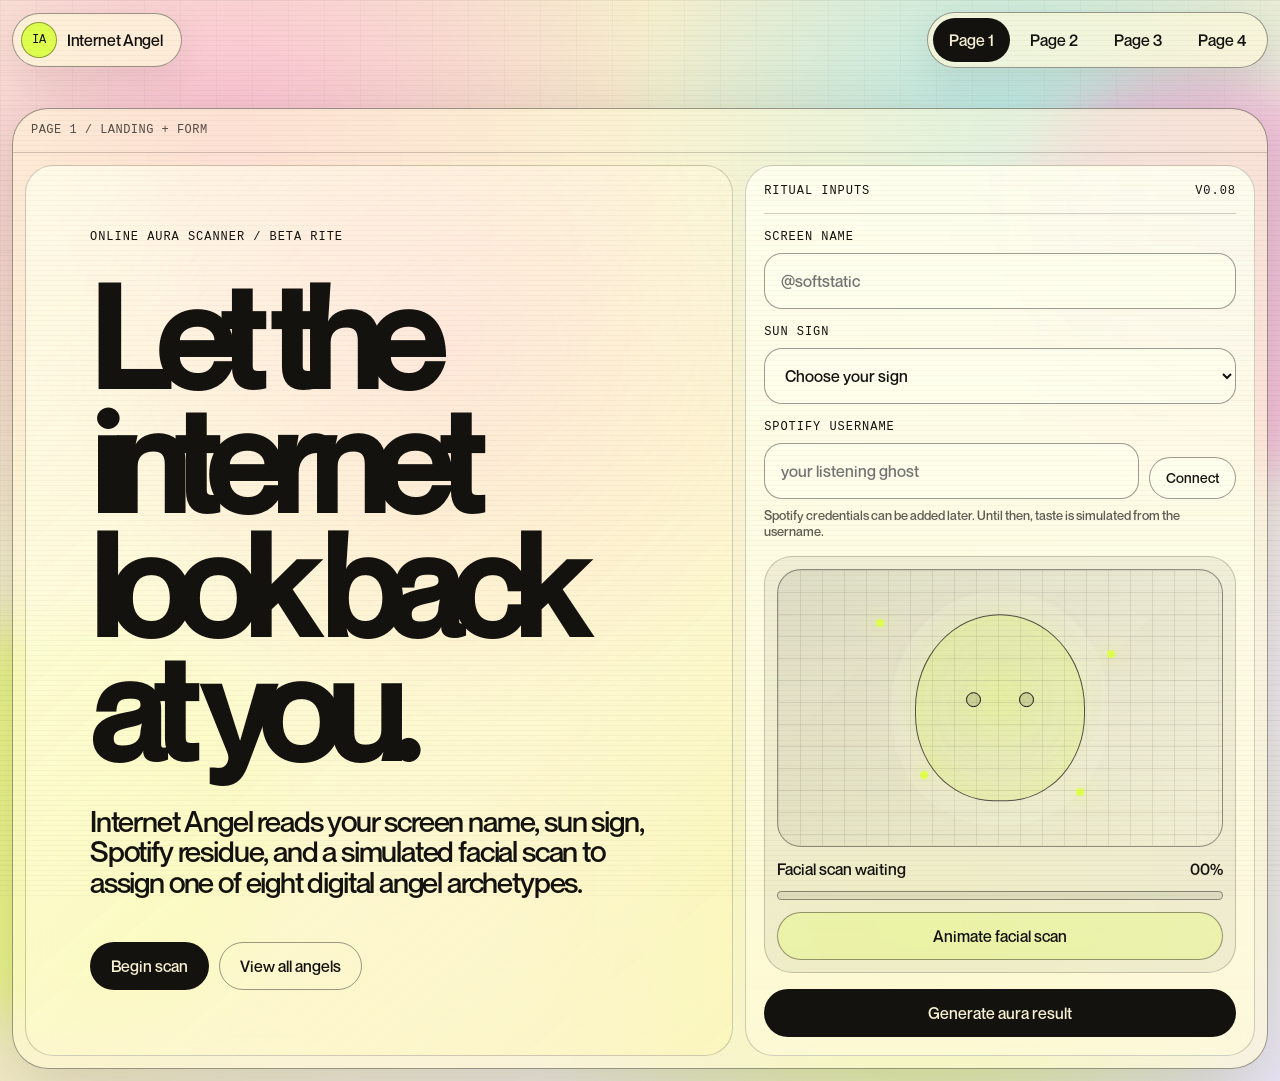
<file: index.html>
<!DOCTYPE html>
<html lang="en">
<head>
  <meta charset="UTF-8" />
  <meta name="viewport" content="width=device-width, initial-scale=1.0" />
  <title>Internet Angel</title>

  <link rel="icon" type="image/png" sizes="32x32" href="./favicon-32x32.png" />
  <link rel="icon" type="image/png" sizes="16x16" href="./favicon-16x16.png" />

  <meta name="description" content="Internet Angel is an online aura scanner that assigns your digital angel archetype from your screen name, sun sign, Spotify taste, and a ritual facial scan." />
  <meta name="author" content="Internet Angel" />

  <meta property="og:title" content="Internet Angel" />
  <meta property="og:description" content="An online aura scanner for screen names, star signs, Spotify ghosts, and terminal prophecies." />
  <meta property="og:image" content="./og-image.png" />
  <meta property="og:url" content="https://aitanapico.com" />
  <meta property="og:type" content="website" />

  <meta name="twitter:card" content="summary_large_image" />
  <meta name="twitter:title" content="Internet Angel" />
  <meta name="twitter:description" content="Scan your online aura and receive your angel archetype." />
  <meta name="twitter:image" content="./og-image.png" />

  <link rel="stylesheet" href="./styles.css" />
</head>
<body>
  <div class="ambient-orb ambient-orb-one" aria-hidden="true"></div>
  <div class="ambient-orb ambient-orb-two" aria-hidden="true"></div>
  <div class="scanlines" aria-hidden="true"></div>

  <header class="site-header" aria-label="Primary">
    <a class="wordmark" href="#page-1" data-route="landing" aria-label="Internet Angel home">
      <span class="wordmark-symbol">IA</span>
      <span>Internet Angel</span>
    </a>
    <nav class="site-nav" aria-label="Pages">
      <button class="nav-link is-active" type="button" data-route="landing">Page 1</button>
      <button class="nav-link" type="button" data-route="result">Page 2</button>
      <button class="nav-link" type="button" data-route="receipt">Page 3</button>
      <button class="nav-link" type="button" data-route="types">Page 4</button>
    </nav>
  </header>

  <main class="app-shell">
    <section class="page page-landing is-active" id="page-1" data-page="landing" aria-labelledby="landing-title">
      <div class="page-label">Page 1 / Landing + Form</div>
      <div class="landing-grid">
        <div class="hero-copy">
          <p class="eyebrow">Online aura scanner / beta rite</p>
          <h1 id="landing-title">Let the internet look back at you.</h1>
          <p class="hero-intro">
            Internet Angel reads your screen name, sun sign, Spotify residue, and a simulated facial scan to assign one of eight digital angel archetypes.
          </p>
          <div class="hero-actions">
            <button class="button button-primary" type="button" data-focus-form>Begin scan</button>
            <button class="button button-ghost" type="button" data-route="types">View all angels</button>
          </div>
        </div>

        <form class="scanner-card" id="aura-form">
          <div class="card-heading">
            <span>Ritual Inputs</span>
            <span class="mono">v0.08</span>
          </div>

          <label class="field">
            <span>Screen name</span>
            <input id="screen-name" name="screenName" type="text" autocomplete="nickname" placeholder="@softstatic" required />
          </label>

          <label class="field">
            <span>Sun sign</span>
            <select id="sun-sign" name="sunSign" required>
              <option value="">Choose your sign</option>
              <option>Aries</option>
              <option>Taurus</option>
              <option>Gemini</option>
              <option>Cancer</option>
              <option>Leo</option>
              <option>Virgo</option>
              <option>Libra</option>
              <option>Scorpio</option>
              <option>Sagittarius</option>
              <option>Capricorn</option>
              <option>Aquarius</option>
              <option>Pisces</option>
            </select>
          </label>

          <div class="field-row">
            <label class="field">
              <span>Spotify username</span>
              <input id="spotify-username" name="spotifyUsername" type="text" autocomplete="username" placeholder="your listening ghost" />
            </label>
            <button class="button button-small" id="spotify-connect" type="button">Connect</button>
          </div>
          <p class="helper-text" id="spotify-status">Spotify credentials can be added later. Until then, taste is simulated from the username.</p>

          <div class="face-scan" id="face-scan" aria-live="polite">
            <div class="face-frame">
              <div class="face-grid" aria-hidden="true"></div>
              <div class="face-oval" aria-hidden="true"></div>
              <div class="scan-beam" aria-hidden="true"></div>
              <div class="scan-points" aria-hidden="true">
                <span></span>
                <span></span>
                <span></span>
                <span></span>
              </div>
            </div>
            <div class="scan-meta">
              <span id="scan-label">Facial scan waiting</span>
              <span id="scan-percent">00%</span>
            </div>
            <div class="progress-track" aria-hidden="true">
              <div class="progress-bar" id="scan-progress"></div>
            </div>
            <button class="button button-scan" id="scan-button" type="button">Animate facial scan</button>
          </div>

          <button class="button button-primary button-submit" type="submit">Generate aura result</button>
        </form>
      </div>
    </section>

    <section class="page page-result" id="page-2" data-page="result" aria-labelledby="result-title">
      <div class="page-label">Page 2 / Result</div>
      <div class="result-layout">
        <div class="result-main">
          <p class="eyebrow" id="result-kicker">Aura result pending</p>
          <h2 id="result-title">Your angel has not arrived yet.</h2>
          <p class="result-description" id="result-description">
            Complete Page 1 to generate an archetype, sigil, wing pattern, and prophecy.
          </p>
          <div class="result-actions">
            <button class="button button-primary" type="button" data-route="landing">Scan again</button>
            <button class="button button-ghost" type="button" data-route="receipt">Open receipt</button>
          </div>
        </div>

        <aside class="angel-card" aria-label="Angel result details">
          <pre class="ascii-wings" id="ascii-wings" aria-hidden="true">
        .     .
     .  \   /  .
   .     \ /     .
        (   )
         \_/
          </pre>
          <div class="sigil-block">
            <span class="section-caption">Your Sigil</span>
            <pre class="sigil" id="result-sigil">-- awaiting signal --</pre>
          </div>
          <div class="prophecy-block">
            <span class="section-caption">Prophecy</span>
            <p id="result-prophecy">The signal has not resolved.</p>
          </div>
        </aside>
      </div>
    </section>

    <section class="page page-receipt" id="page-3" data-page="receipt" aria-labelledby="receipt-title">
      <div class="page-label">Page 3 / Aura Receipt</div>
      <div class="receipt-grid">
        <div>
          <p class="eyebrow">Transmission log</p>
          <h2 id="receipt-title">A receipt for the version of you that just appeared.</h2>
          <p class="hero-intro">
            Page 3 records the scan inputs, the inferred Spotify pattern, and a shareable terminal summary.
          </p>
        </div>
        <div class="receipt-card">
          <div class="receipt-header">
            <span>INTERNET ANGEL RECEIPT</span>
            <span id="receipt-id">#000000</span>
          </div>
          <dl class="receipt-list">
            <div>
              <dt>Screen name</dt>
              <dd id="receipt-name">not scanned</dd>
            </div>
            <div>
              <dt>Sun sign</dt>
              <dd id="receipt-sign">unknown</dd>
            </div>
            <div>
              <dt>Spotify pattern</dt>
              <dd id="receipt-spotify">not connected</dd>
            </div>
            <div>
              <dt>Angel type</dt>
              <dd id="receipt-type">unassigned</dd>
            </div>
          </dl>
          <pre class="receipt-output" id="receipt-output">Run the scanner to print your aura receipt.</pre>
          <button class="button button-small" id="copy-receipt" type="button">Copy receipt</button>
        </div>
      </div>
    </section>

    <section class="page page-types" id="page-4" data-page="types" aria-labelledby="types-title">
      <div class="page-label">Page 4 / All Types</div>
      <div class="types-heading">
        <div>
          <p class="eyebrow">The eight angel archetypes</p>
          <h2 id="types-title">Every aura resolves into a different kind of signal.</h2>
        </div>
        <button class="button button-ghost" type="button" data-route="landing">Return to scanner</button>
      </div>
      <div class="types-grid" id="types-grid" aria-live="polite"></div>
    </section>
  </main>

  <script src="./app.js" defer></script>
</body>
</html>
</file>
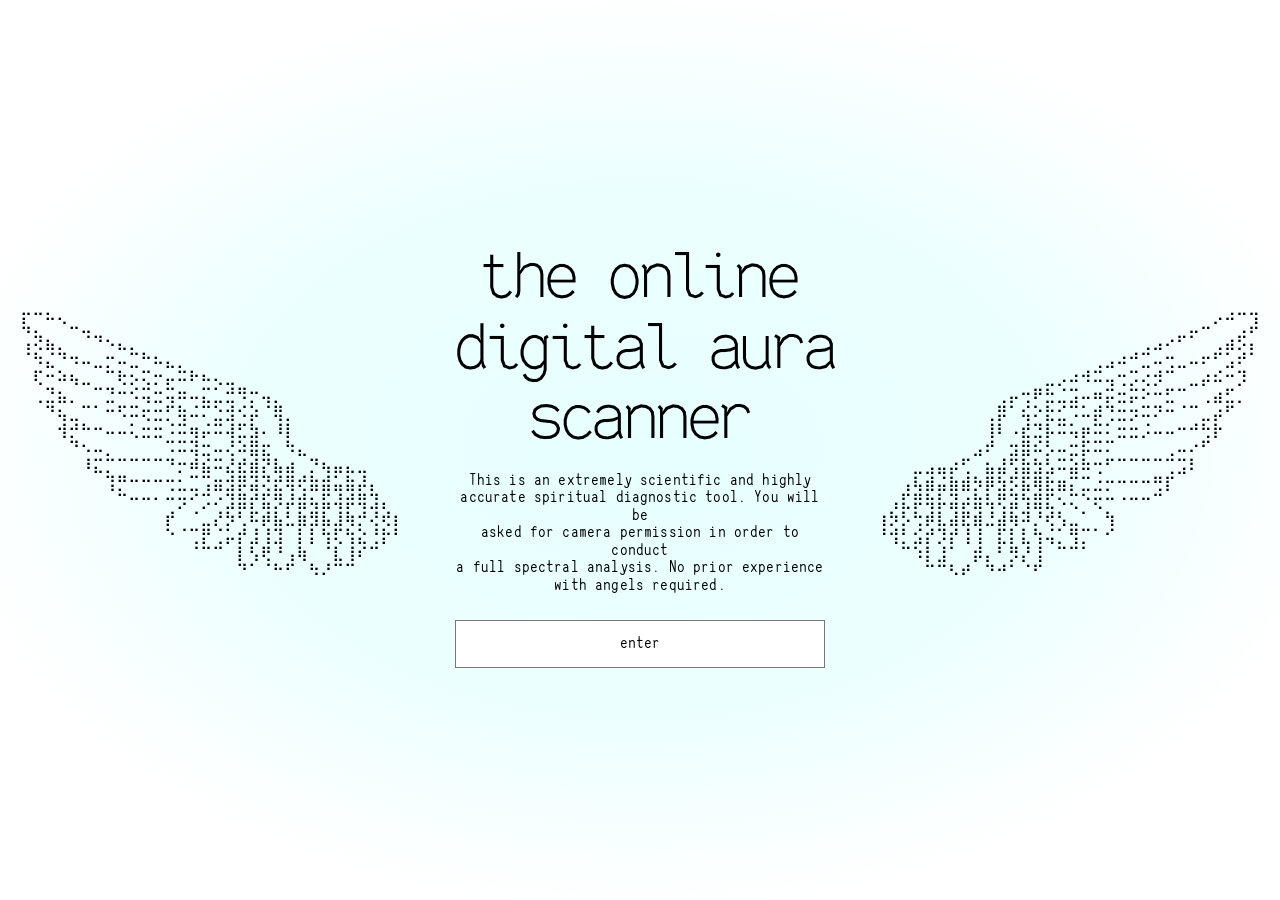
<file: internet-angel/index.html>
<!doctype html>
<html lang="en">
  <head>
    <meta charset="utf-8">
    <meta name="viewport" content="width=device-width, initial-scale=1">
    <title>Internet Angel</title>
    <link rel="stylesheet" href="./styles.css">
  </head>
  <body>
    <main id="app" class="app">
      <section class="screen screen-landing is-active" data-screen="landing" aria-labelledby="landing-title">
        <pre class="landing-wing landing-wing-left" aria-hidden="true"></pre>
        <div class="landing-copy">
          <h1 id="landing-title">the online<br>digital&nbsp;aura<br>scanner</h1>
          <p>
            This is an extremely scientific and highly<br>
            accurate spiritual diagnostic tool. You will be<br>
            asked for camera permission in order to conduct<br>
            a full spectral analysis. No prior experience<br>
            with angels required.
          </p>
          <button class="angel-button" type="button" data-action="start">enter</button>
        </div>
        <pre class="landing-wing landing-wing-right" aria-hidden="true"></pre>
      </section>

      <section class="screen screen-form" data-screen="form" aria-labelledby="form-title">
        <form class="diagnostic-form" id="diagnostic-form">
          <h2 id="form-title" class="visually-hidden">Diagnostic intake</h2>
          <p class="form-intro">
            In order to conduct an accurate reading, the diagnostic tool requires the following information. All data is processed by the angels and immediately forgotten.
          </p>

          <label class="visually-hidden" for="screen-name">Screen name</label>
          <input id="screen-name" name="screenName" type="text" placeholder="Your screen name" autocomplete="nickname">

          <label class="visually-hidden" for="zodiac-sign">Zodiac sign</label>
          <select id="zodiac-sign" name="zodiac">
            <option value="">Your zodiac sign</option>
            <option value="aries">Aries</option>
            <option value="taurus">Taurus</option>
            <option value="gemini">Gemini</option>
            <option value="cancer">Cancer</option>
            <option value="leo">Leo</option>
            <option value="virgo">Virgo</option>
            <option value="libra">Libra</option>
            <option value="scorpio">Scorpio</option>
            <option value="sagittarius">Sagittarius</option>
            <option value="capricorn">Capricorn</option>
            <option value="aquarius">Aquarius</option>
            <option value="pisces">Pisces</option>
          </select>

          <label class="visually-hidden" for="spotify-username">Spotify username</label>
          <input id="spotify-username" name="spotify" type="text" placeholder="Your spotify username*" autocomplete="username">
          <p class="form-note">*Optional. The angels are not judgmental about music taste.</p>

          <button class="angel-button form-button" type="submit">conduct face scan</button>
        </form>
      </section>

      <section class="screen screen-scan" data-screen="scan" aria-labelledby="scan-title">
        <h2 id="scan-title" class="visually-hidden">Face scan</h2>
        <div class="camera-frame">
          <video id="camera-feed" autoplay playsinline muted></video>
          <div class="camera-fallback" id="camera-fallback" hidden>
            camera permission unavailable
          </div>
          <div class="scan-overlay" aria-hidden="true">
            <div class="scan-line"></div>
            <span class="corner corner-tl"></span>
            <span class="corner corner-tr"></span>
            <span class="corner corner-bl"></span>
            <span class="corner corner-br"></span>
          </div>
        </div>
        <p class="scan-caption" id="scan-caption">Awaiting camera signal...</p>
      </section>

      <section class="screen screen-result" data-screen="result" aria-live="polite" aria-labelledby="angel-name">
        <pre class="result-wing result-wing-left" id="result-wing-left" aria-hidden="true"></pre>
        <article class="result-card">
          <p class="technical-label result-kicker">spectral analysis complete</p>
          <h2 id="angel-name">The Threshold Angel</h2>
          <p class="technical-label angel-index" id="angel-index">aura type 01 of 08</p>

          <div class="reading-block">
            <p class="technical-label result-section-label">aura reading</p>
            <p id="aura-reading"></p>
          </div>

          <div class="result-columns">
            <div>
              <p class="technical-label result-section-label">your sigil</p>
              <pre class="sigil" id="angel-sigil"></pre>
            </div>
            <div>
              <p class="technical-label result-section-label">prophecy</p>
              <p id="prophecy"></p>
            </div>
          </div>

          <div class="frequency-block">
            <p class="technical-label result-section-label">your frequency</p>
            <div class="frequency-row">
              <span class="note" aria-hidden="true">&#9834;</span>
              <div>
                <p id="frequency-hz"></p>
                <p id="frequency-name"></p>
              </div>
            </div>
          </div>
          <button class="back-start-button" type="button" data-action="back-start">&larr; back to start</button>
        </article>
        <pre class="result-wing result-wing-right" id="result-wing-right" aria-hidden="true"></pre>
      </section>
    </main>

    <script src="./script.js"></script>
  </body>
</html>
</file>
<file: styles.css>
@font-face {
  font-family: 'Neue Montreal';
  src: url('./fonts/NeueMontreal-Medium.otf') format('opentype');
  font-weight: 500;
  font-style: normal;
}

:root {
  --ink: #14120f;
  --paper: #f7f1d3;
  --paper-hot: #fff7ad;
  --acid: #dfff4f;
  --pink: #ff9bd5;
  --violet: #8d90ff;
  --blue: #8fe8ff;
  --green: #b8ffbd;
  --line: rgba(20, 18, 15, 0.2);
  --line-strong: rgba(20, 18, 15, 0.42);
  --panel: rgba(255, 250, 218, 0.72);
  --panel-bright: rgba(255, 255, 238, 0.88);
  --shadow: 0 24px 80px rgba(20, 18, 15, 0.16);
  --radius-lg: 28px;
  --radius-md: 18px;
  --grid-gap: 12px;
  --mono: ui-monospace, SFMono-Regular, Consolas, 'Liberation Mono', Menlo, monospace;
}

* {
  margin: 0;
  padding: 0;
  box-sizing: border-box;
}

html {
  scroll-behavior: smooth;
}

body {
  min-height: 100vh;
  overflow-x: hidden;
  color: var(--ink);
  background:
    radial-gradient(circle at 18% 16%, rgba(255, 155, 213, 0.58), transparent 28rem),
    radial-gradient(circle at 78% 14%, rgba(143, 232, 255, 0.58), transparent 24rem),
    radial-gradient(circle at 72% 84%, rgba(223, 255, 79, 0.64), transparent 26rem),
    linear-gradient(135deg, #f8f0d4 0%, #f5edc7 45%, #ece7ff 100%);
  font-family: 'Neue Montreal', sans-serif;
  font-weight: 500;
  font-size: 16px;
  line-height: 1.25;
  position: relative;
}

body::before {
  content: '';
  position: fixed;
  inset: 0;
  z-index: -3;
  opacity: 0.3;
  pointer-events: none;
  background-image:
    linear-gradient(rgba(20, 18, 15, 0.08) 1px, transparent 1px),
    linear-gradient(90deg, rgba(20, 18, 15, 0.08) 1px, transparent 1px);
  background-size: 36px 36px;
}

button,
input,
select {
  font: inherit;
}

button {
  cursor: pointer;
}

pre {
  font-family: var(--mono);
}

.ambient-orb {
  position: fixed;
  z-index: -2;
  width: 32vw;
  min-width: 280px;
  aspect-ratio: 1;
  border-radius: 50%;
  filter: blur(26px);
  opacity: 0.5;
  pointer-events: none;
  animation: drift 16s ease-in-out infinite alternate;
}

.ambient-orb-one {
  top: 8vh;
  right: -10vw;
  background: var(--pink);
}

.ambient-orb-two {
  bottom: -14vh;
  left: -10vw;
  background: var(--acid);
  animation-delay: -4s;
}

.scanlines {
  position: fixed;
  inset: 0;
  z-index: 50;
  pointer-events: none;
  opacity: 0.08;
  mix-blend-mode: multiply;
  background: repeating-linear-gradient(
    to bottom,
    rgba(20, 18, 15, 0.4) 0,
    rgba(20, 18, 15, 0.4) 1px,
    transparent 1px,
    transparent 5px
  );
}

.site-header {
  position: fixed;
  top: 12px;
  left: 12px;
  right: 12px;
  z-index: 40;
  display: grid;
  grid-template-columns: 1fr auto;
  gap: var(--grid-gap);
  align-items: center;
}

.wordmark,
.site-nav {
  min-height: 52px;
  border: 1px solid var(--line-strong);
  border-radius: 999px;
  background: rgba(255, 250, 218, 0.7);
  box-shadow: 0 12px 40px rgba(20, 18, 15, 0.08);
  backdrop-filter: blur(18px);
}

.wordmark {
  display: inline-flex;
  align-items: center;
  width: fit-content;
  gap: 10px;
  padding: 8px 18px 8px 8px;
  color: var(--ink);
  text-decoration: none;
  letter-spacing: -0.02em;
}

.wordmark-symbol {
  display: grid;
  width: 36px;
  height: 36px;
  place-items: center;
  border: 1px solid var(--line-strong);
  border-radius: 50%;
  background: var(--acid);
  font-family: var(--mono);
  font-size: 12px;
}

.site-nav {
  display: inline-flex;
  align-items: center;
  justify-self: end;
  gap: 4px;
  padding: 5px;
}

.nav-link {
  border: 0;
  border-radius: 999px;
  padding: 12px 16px;
  color: var(--ink);
  background: transparent;
  transition: background 180ms ease, transform 180ms ease;
}

.nav-link:hover,
.nav-link.is-active {
  background: var(--ink);
  color: var(--paper);
}

.nav-link:active,
.button:active {
  transform: translateY(1px);
}

.app-shell {
  width: min(1480px, 100%);
  min-height: 100vh;
  margin: 0 auto;
  padding: 108px 12px 12px;
}

.page {
  display: none;
  min-height: calc(100vh - 120px);
  border: 1px solid var(--line-strong);
  border-radius: 36px;
  background: rgba(255, 248, 214, 0.58);
  box-shadow: var(--shadow);
  backdrop-filter: blur(18px);
  overflow: hidden;
  animation: pageIn 380ms ease both;
}

.page.is-active {
  display: block;
}

.page-label {
  display: flex;
  justify-content: space-between;
  padding: 14px 18px;
  border-bottom: 1px solid var(--line);
  color: rgba(20, 18, 15, 0.72);
  font-family: var(--mono);
  font-size: 12px;
  letter-spacing: 0.04em;
  text-transform: uppercase;
}

.landing-grid,
.result-layout,
.receipt-grid {
  display: grid;
  grid-template-columns: minmax(0, 1fr) minmax(390px, 0.72fr);
  gap: var(--grid-gap);
  padding: 12px;
}

.landing-grid {
  min-height: calc(100vh - 169px);
}

.hero-copy,
.scanner-card,
.result-main,
.angel-card,
.receipt-card,
.types-grid article,
.types-heading {
  border: 1px solid var(--line);
  border-radius: var(--radius-lg);
  background: var(--panel);
}

.hero-copy {
  display: flex;
  min-height: 620px;
  flex-direction: column;
  justify-content: space-between;
  padding: clamp(24px, 5vw, 70px);
  background:
    linear-gradient(140deg, rgba(255, 255, 238, 0.72), rgba(255, 247, 173, 0.44)),
    radial-gradient(circle at 60% 20%, rgba(255, 155, 213, 0.48), transparent 24rem);
}

.eyebrow,
.section-caption,
.mono {
  font-family: var(--mono);
  font-size: 12px;
  letter-spacing: 0.08em;
  text-transform: uppercase;
}

.eyebrow {
  margin-bottom: 18px;
}

h1,
h2 {
  max-width: 940px;
  letter-spacing: -0.08em;
  line-height: 0.88;
}

h1 {
  font-size: clamp(64px, 11vw, 168px);
}

h2 {
  font-size: clamp(44px, 7vw, 108px);
}

.hero-intro,
.result-description {
  max-width: 720px;
  margin-top: 24px;
  font-size: clamp(20px, 2.3vw, 34px);
  letter-spacing: -0.04em;
  line-height: 1.02;
}

.hero-actions,
.result-actions {
  display: flex;
  flex-wrap: wrap;
  gap: 10px;
  margin-top: 34px;
}

.button {
  display: inline-flex;
  align-items: center;
  justify-content: center;
  min-height: 48px;
  border: 1px solid var(--line-strong);
  border-radius: 999px;
  padding: 0 20px;
  color: var(--ink);
  background: var(--panel-bright);
  text-decoration: none;
  transition: background 180ms ease, color 180ms ease, transform 180ms ease, border-color 180ms ease;
}

.button:hover,
.button:focus-visible {
  border-color: var(--ink);
  outline: 0;
}

.button-primary {
  color: var(--paper);
  background: var(--ink);
}

.button-primary:hover,
.button-primary:focus-visible {
  color: var(--ink);
  background: var(--acid);
}

.button-ghost {
  background: transparent;
}

.button-small {
  min-height: 42px;
  padding: 0 16px;
  font-size: 14px;
}

.button-submit {
  width: 100%;
}

.scanner-card {
  display: flex;
  flex-direction: column;
  gap: 16px;
  padding: 18px;
  background:
    linear-gradient(180deg, rgba(255, 255, 238, 0.92), rgba(255, 250, 218, 0.68)),
    radial-gradient(circle at top right, rgba(143, 144, 255, 0.32), transparent 18rem);
}

.card-heading,
.receipt-header,
.scan-meta,
.types-heading {
  display: flex;
  align-items: center;
  justify-content: space-between;
  gap: 12px;
}

.card-heading,
.receipt-header {
  border-bottom: 1px solid var(--line);
  padding-bottom: 14px;
  font-family: var(--mono);
  font-size: 12px;
  letter-spacing: 0.08em;
  text-transform: uppercase;
}

.field {
  display: grid;
  gap: 8px;
}

.field span {
  font-family: var(--mono);
  font-size: 12px;
  letter-spacing: 0.08em;
  text-transform: uppercase;
}

.field input,
.field select {
  width: 100%;
  min-height: 56px;
  border: 1px solid var(--line-strong);
  border-radius: var(--radius-md);
  padding: 0 16px;
  color: var(--ink);
  background: rgba(255, 255, 238, 0.68);
}

.field input:focus,
.field select:focus {
  border-color: var(--ink);
  outline: 3px solid rgba(223, 255, 79, 0.5);
}

.field-row {
  display: grid;
  grid-template-columns: 1fr auto;
  gap: 10px;
  align-items: end;
}

.helper-text {
  margin-top: -8px;
  color: rgba(20, 18, 15, 0.68);
  font-size: 13px;
}

.face-scan {
  display: grid;
  gap: 12px;
  border: 1px solid var(--line);
  border-radius: var(--radius-lg);
  padding: 12px;
  background: rgba(20, 18, 15, 0.06);
}

.face-frame {
  position: relative;
  min-height: 278px;
  overflow: hidden;
  border: 1px solid var(--line-strong);
  border-radius: 24px;
  background:
    radial-gradient(circle at 50% 46%, rgba(223, 255, 79, 0.34), transparent 7rem),
    linear-gradient(135deg, rgba(20, 18, 15, 0.08), rgba(255, 255, 238, 0.1));
}

.face-grid {
  position: absolute;
  inset: 0;
  opacity: 0.34;
  background-image:
    linear-gradient(rgba(20, 18, 15, 0.26) 1px, transparent 1px),
    linear-gradient(90deg, rgba(20, 18, 15, 0.26) 1px, transparent 1px);
  background-size: 22px 22px;
}

.face-oval {
  position: absolute;
  top: 50%;
  left: 50%;
  width: min(44%, 170px);
  height: 68%;
  border: 1px solid rgba(20, 18, 15, 0.7);
  border-radius: 50% 50% 46% 46%;
  transform: translate(-50%, -50%);
  box-shadow:
    0 0 0 24px rgba(255, 255, 238, 0.12),
    inset 0 0 44px rgba(223, 255, 79, 0.38);
}

.face-oval::before,
.face-oval::after {
  content: '';
  position: absolute;
  top: 42%;
  width: 13px;
  height: 13px;
  border: 1px solid var(--ink);
  border-radius: 50%;
  background: rgba(20, 18, 15, 0.12);
}

.face-oval::before {
  left: 30%;
}

.face-oval::after {
  right: 30%;
}

.scan-beam {
  position: absolute;
  right: 0;
  left: 0;
  top: -28%;
  height: 28%;
  opacity: 0;
  background: linear-gradient(
    to bottom,
    transparent,
    rgba(223, 255, 79, 0.2),
    rgba(223, 255, 79, 0.86),
    transparent
  );
}

.face-scan.is-scanning .scan-beam {
  opacity: 1;
  animation: scanBeam 1.6s linear infinite;
}

.scan-points span {
  position: absolute;
  width: 8px;
  height: 8px;
  border-radius: 50%;
  background: var(--acid);
  box-shadow: 0 0 20px var(--acid);
}

.scan-points span:nth-child(1) {
  top: 18%;
  left: 22%;
}

.scan-points span:nth-child(2) {
  top: 29%;
  right: 24%;
}

.scan-points span:nth-child(3) {
  bottom: 24%;
  left: 32%;
}

.scan-points span:nth-child(4) {
  right: 31%;
  bottom: 18%;
}

.progress-track {
  height: 9px;
  overflow: hidden;
  border: 1px solid var(--line-strong);
  border-radius: 999px;
  background: rgba(20, 18, 15, 0.08);
}

.progress-bar {
  width: 0%;
  height: 100%;
  border-radius: inherit;
  background: linear-gradient(90deg, var(--pink), var(--acid), var(--blue));
  transition: width 220ms ease;
}

.button-scan {
  width: 100%;
  background: rgba(223, 255, 79, 0.26);
}

.result-layout {
  min-height: calc(100vh - 169px);
  grid-template-columns: minmax(0, 1.04fr) minmax(360px, 0.62fr);
}

.result-main,
.angel-card {
  padding: clamp(18px, 4vw, 52px);
}

.result-main {
  display: flex;
  flex-direction: column;
  justify-content: space-between;
  background:
    radial-gradient(circle at 70% 30%, rgba(223, 255, 79, 0.36), transparent 18rem),
    rgba(255, 250, 218, 0.74);
}

.angel-card {
  display: grid;
  gap: 16px;
  align-content: center;
  text-align: center;
  background:
    linear-gradient(180deg, rgba(20, 18, 15, 0.95), rgba(20, 18, 15, 0.86)),
    radial-gradient(circle at center, rgba(223, 255, 79, 0.22), transparent 16rem);
  color: var(--paper);
}

.ascii-wings {
  margin: 0 auto 6px;
  color: var(--acid);
  font-size: clamp(14px, 2vw, 24px);
  line-height: 1;
  text-align: center;
  text-shadow: 0 0 18px rgba(223, 255, 79, 0.42);
  transform-origin: center;
  animation: wingBreath 5.6s ease-in-out infinite;
}

.sigil-block,
.prophecy-block {
  border: 1px solid rgba(247, 241, 211, 0.28);
  border-radius: var(--radius-md);
  padding: 18px;
  background: rgba(255, 255, 238, 0.06);
}

.section-caption {
  display: block;
  margin-bottom: 12px;
  color: rgba(247, 241, 211, 0.72);
}

.sigil {
  margin: 0;
  color: var(--paper-hot);
  font-size: clamp(13px, 1.55vw, 20px);
  line-height: 1.05;
  white-space: pre;
}

.prophecy-block p {
  font-size: clamp(20px, 2.1vw, 31px);
  letter-spacing: -0.04em;
  line-height: 1.04;
}

.receipt-grid {
  min-height: calc(100vh - 169px);
  align-items: stretch;
}

.receipt-grid > div:first-child {
  display: flex;
  flex-direction: column;
  justify-content: center;
  padding: clamp(24px, 5vw, 70px);
}

.receipt-card {
  display: flex;
  min-height: 620px;
  flex-direction: column;
  gap: 18px;
  padding: 18px;
  background: rgba(20, 18, 15, 0.92);
  color: var(--paper);
}

.receipt-list {
  display: grid;
  gap: 10px;
}

.receipt-list div {
  display: grid;
  grid-template-columns: 0.7fr 1fr;
  gap: 10px;
  border-bottom: 1px solid rgba(247, 241, 211, 0.18);
  padding-bottom: 10px;
}

.receipt-list dt {
  color: rgba(247, 241, 211, 0.64);
  font-family: var(--mono);
  font-size: 12px;
  letter-spacing: 0.08em;
  text-transform: uppercase;
}

.receipt-output {
  flex: 1;
  overflow: auto;
  border: 1px solid rgba(247, 241, 211, 0.22);
  border-radius: var(--radius-md);
  padding: 18px;
  color: var(--acid);
  background: rgba(0, 0, 0, 0.2);
  font-size: 13px;
  line-height: 1.45;
  white-space: pre-wrap;
}

.page-types {
  padding-bottom: 12px;
}

.types-heading {
  margin: 12px;
  padding: clamp(20px, 4vw, 42px);
}

.types-heading h2 {
  max-width: 900px;
}

.types-grid {
  display: grid;
  grid-template-columns: repeat(4, minmax(0, 1fr));
  gap: var(--grid-gap);
  padding: 0 12px 12px;
}

.types-grid article {
  display: flex;
  min-height: 420px;
  flex-direction: column;
  justify-content: space-between;
  gap: 20px;
  padding: 18px;
  background:
    linear-gradient(180deg, rgba(255, 255, 238, 0.74), rgba(255, 250, 218, 0.56)),
    radial-gradient(circle at 80% 0%, rgba(255, 155, 213, 0.22), transparent 12rem);
}

.type-number {
  display: flex;
  justify-content: space-between;
  color: rgba(20, 18, 15, 0.62);
  font-family: var(--mono);
  font-size: 12px;
  letter-spacing: 0.08em;
  text-transform: uppercase;
}

.type-card h3 {
  margin-top: 18px;
  font-size: clamp(28px, 2.2vw, 40px);
  letter-spacing: -0.05em;
  line-height: 0.92;
}

.type-card p {
  margin-top: 14px;
  color: rgba(20, 18, 15, 0.78);
}

.type-card .sigil {
  overflow: auto;
  border: 1px solid var(--line);
  border-radius: var(--radius-md);
  padding: 14px;
  color: var(--ink);
  background: rgba(255, 255, 238, 0.5);
  font-size: 12px;
}

.trail-img {
  position: fixed;
  width: 58px;
  height: 58px;
  pointer-events: none;
  transform: translate(-50%, -50%);
  z-index: 2;
  opacity: 0.78;
  mix-blend-mode: multiply;
  animation: trailFade 1.4s ease forwards;
}

@keyframes pageIn {
  from {
    opacity: 0;
    transform: translateY(12px) scale(0.995);
  }
  to {
    opacity: 1;
    transform: translateY(0) scale(1);
  }
}

@keyframes drift {
  from {
    transform: translate3d(0, 0, 0) scale(1);
  }
  to {
    transform: translate3d(4vw, 3vh, 0) scale(1.08);
  }
}

@keyframes scanBeam {
  from {
    transform: translateY(0);
  }
  to {
    transform: translateY(460%);
  }
}

@keyframes wingBreath {
  0%,
  100% {
    opacity: 0.78;
    transform: scaleX(0.98) scaleY(1);
  }
  50% {
    opacity: 1;
    transform: scaleX(1.05) scaleY(1.03);
  }
}

@keyframes trailFade {
  from {
    opacity: 0.85;
    transform: translate(-50%, -50%) scale(1);
  }
  to {
    opacity: 0;
    transform: translate(-50%, -50%) scale(1.8);
  }
}

@media (max-width: 1100px) {
  .landing-grid,
  .result-layout,
  .receipt-grid {
    grid-template-columns: 1fr;
  }

  .types-grid {
    grid-template-columns: repeat(2, minmax(0, 1fr));
  }

  .hero-copy,
  .scanner-card,
  .receipt-card {
    min-height: auto;
  }
}

@media (max-width: 720px) {
  body {
    font-size: 15px;
  }

  .site-header {
    grid-template-columns: 1fr;
  }

  .wordmark {
    width: 100%;
  }

  .site-nav {
    display: grid;
    width: 100%;
    grid-template-columns: repeat(4, 1fr);
  }

  .nav-link {
    padding: 11px 8px;
    font-size: 13px;
  }

  .app-shell {
    padding-top: 152px;
  }

  .page {
    min-height: calc(100vh - 164px);
    border-radius: 26px;
  }

  .landing-grid,
  .result-layout,
  .receipt-grid {
    min-height: auto;
    padding: 8px;
  }

  .hero-copy,
  .result-main,
  .angel-card,
  .receipt-grid > div:first-child {
    padding: 22px;
  }

  h1 {
    font-size: clamp(54px, 18vw, 86px);
  }

  h2 {
    font-size: clamp(40px, 14vw, 68px);
  }

  .hero-intro,
  .result-description {
    font-size: 21px;
  }

  .field-row {
    grid-template-columns: 1fr;
  }

  .field-row .button {
    width: 100%;
  }

  .face-frame {
    min-height: 230px;
  }

  .hero-actions,
  .result-actions,
  .types-heading {
    display: flex;
    flex-direction: column;
  }

  .button {
    width: 100%;
  }

  .receipt-list div {
    grid-template-columns: 1fr;
  }

  .types-grid {
    grid-template-columns: 1fr;
    padding: 0 8px 8px;
  }

  .types-heading {
    align-items: stretch;
    margin: 8px;
  }

  .types-grid article {
    min-height: 340px;
  }
}

@media (prefers-reduced-motion: reduce) {
  *,
  *::before,
  *::after {
    scroll-behavior: auto !important;
    animation-duration: 0.001ms !important;
    animation-iteration-count: 1 !important;
    transition-duration: 0.001ms !important;
  }
}
</file>
<file: internet-angel/styles.css>
@font-face {
  font-family: "Panchi Mono";
  src: url("./fonts/Panchi Mono.otf") format("opentype");
  font-weight: 400;
  font-style: normal;
  font-display: swap;
}

@font-face {
  font-family: "Neue Montreal";
  src: url("./fonts/NeueMontreal-Regular.otf") format("opentype");
  font-weight: 400;
  font-style: normal;
  font-display: swap;
}

@font-face {
  font-family: "Snap It Mono";
  src: url("./fonts/Snap-itmono-1.6-Regular.otf") format("opentype");
  font-weight: 400;
  font-style: normal;
  font-display: swap;
}

:root {
  --paper: #ffffff;
  --landing: #e7ffff;
  --ink: #000000;
  --button: #a9f5f1;
  --button-border: #777777;
  --input-border: #a8a8a8;
  --scan: #5dfff8;
  --center-width: 370px;
  --body-size: 16px;
  --heading-size: 36px;
}

* {
  box-sizing: border-box;
}

html,
body {
  width: 100%;
  min-height: 100%;
  margin: 0;
}

body {
  background: var(--paper);
  color: var(--ink);
  font-family: "Neue Montreal", Arial, sans-serif;
  font-size: var(--body-size);
  line-height: 1.5;
}

button,
input,
select {
  font: inherit;
}

button {
  cursor: pointer;
}

h1,
h2 {
  font-family: "Snap It Mono", "Courier New", monospace;
  font-size: var(--heading-size);
  font-weight: 400;
  line-height: 1.1;
}

.app {
  min-height: 100vh;
  overflow: hidden;
}

.screen {
  display: none;
  min-height: 100vh;
  position: relative;
}

.screen.is-active {
  display: flex;
  animation: screenArrive 520ms ease both;
}

.visually-hidden {
  clip: rect(0 0 0 0);
  clip-path: inset(50%);
  height: 1px;
  overflow: hidden;
  position: absolute;
  white-space: nowrap;
  width: 1px;
}

.technical-label {
  font-family: "Panchi Mono", "Courier New", monospace;
  font-size: var(--body-size);
  letter-spacing: 0.035em;
  line-height: 1.5;
  margin: 0;
  text-transform: uppercase;
}

.angel-button {
  appearance: none;
  background: var(--paper);
  border: 1px solid var(--button-border);
  border-radius: 0;
  color: var(--ink);
  font-family: "Panchi Mono", "Courier New", monospace;
  font-size: var(--body-size);
  line-height: 1.5;
  min-height: 48px;
  min-width: 100%;
  padding: 0 16px;
  text-align: center;
  transition: background-color 220ms ease, box-shadow 220ms ease, transform 220ms ease;
}

.angel-button:hover,
.angel-button:focus-visible {
  background: var(--button);
  box-shadow: 0 0 12px rgba(93, 255, 248, 0.45);
  outline: none;
  transform: translateY(-1px);
}

/* Landing */
.screen-landing {
  align-items: center;
  background:
    radial-gradient(
      ellipse 980px 640px at center,
      rgba(231, 255, 255, 1) 0%,
      rgba(231, 255, 255, 0.78) 42%,
      rgba(231, 255, 255, 0) 72%
    ),
    var(--paper);
  grid-template-columns: minmax(0, 1fr) var(--center-width) minmax(0, 1fr);
  column-gap: clamp(24px, 4vw, 72px);
  justify-content: stretch;
  width: 100%;
}

.screen-landing.is-active {
  display: grid;
}

.landing-copy {
  animation: copyFloat 7s ease-in-out infinite;
  margin-top: 5px;
  grid-column: 2;
  text-align: center;
  width: var(--center-width);
  z-index: 1;
}

.landing-copy h1 {
  font-family: "Snap It Mono", "Courier New", monospace;
  font-size: 64px;
  font-weight: 400;
  letter-spacing: -0.02em;
  line-height: 1.1;
  margin: 0 0 24px;
  width: 100%;
}

.landing-copy p {
  font-family: "Panchi Mono", "Courier New", monospace;
  font-size: var(--body-size);
  letter-spacing: 0.01em;
  line-height: 1.1;
  margin: 0 0 24px;
  width: 100%;
}

.landing-copy .angel-button {
  display: block;
  width: 100%;
}

.landing-wing {
  animation: landingWingPulse 4.8s ease-in-out infinite;
  font-family: "Panchi Mono", "Courier New", monospace;
  font-size: var(--body-size);
  letter-spacing: 0;
  line-height: 1.1;
  margin: 0;
  max-width: 100%;
  overflow: hidden;
  pointer-events: none;
  position: static;
  transform: scaleX(var(--wing-direction, 1));
  transform-origin: center;
  white-space: pre;
}

.landing-wing-left {
  --wing-direction: -1;
  grid-column: 1;
  justify-self: end;
}

.landing-wing-right {
  --wing-direction: 1;
  grid-column: 3;
  justify-self: start;
}

/* Form */
.screen-form {
  align-items: center;
  background: var(--paper);
  justify-content: center;
  padding: 0;
}

.diagnostic-form {
  animation: formDrift 640ms ease both;
  margin-top: 4px;
  text-align: left;
  width: var(--center-width);
}

.form-intro {
  font-family: "Panchi Mono", "Courier New", monospace;
  font-size: var(--body-size);
  letter-spacing: 0.015em;
  line-height: 1.5;
  margin: 0 0 24px;
  text-align: center;
}

.diagnostic-form input,
.diagnostic-form select {
  appearance: none;
  background: var(--paper);
  border: 1px solid var(--input-border);
  border-radius: 0;
  color: var(--ink);
  display: block;
  font-family: "Neue Montreal", Arial, sans-serif;
  font-size: var(--body-size);
  height: 48px;
  line-height: 1.5;
  margin: 0 0 16px;
  padding: 0 12px;
  transition: border-color 180ms ease, box-shadow 180ms ease;
  width: 100%;
}

.diagnostic-form input:focus,
.diagnostic-form select:focus {
  border-color: #5dfff8;
  box-shadow: 0 0 9px rgba(93, 255, 248, 0.42);
  outline: none;
}

.diagnostic-form select {
  background-image:
    linear-gradient(45deg, transparent 50%, #777 50%),
    linear-gradient(135deg, #777 50%, transparent 50%);
  background-position:
    calc(100% - 18px) 21px,
    calc(100% - 12px) 21px;
  background-repeat: no-repeat;
  background-size: 6px 6px, 6px 6px;
  color: #8b8b8b;
}

.diagnostic-form select.has-value {
  color: var(--ink);
}

.diagnostic-form input::placeholder {
  color: #8b8b8b;
  opacity: 1;
}

.form-note {
  font-family: "Neue Montreal", Arial, sans-serif;
  font-size: 14px;
  font-style: italic;
  letter-spacing: -0.01em;
  line-height: 1.5;
  margin: -8px 0 32px;
  opacity: 0.6;
}

.form-button {
  background: var(--button);
  width: 100%;
}

/* Scan */
.screen-scan {
  --scan-frame-height: 420px;
  align-items: center;
  background: var(--paper);
  flex-direction: column;
  justify-content: center;
}

.camera-frame {
  background: #d8fbfb;
  box-shadow: 0 0 0 rgba(93, 255, 248, 0);
  contain: paint;
  height: var(--scan-frame-height);
  margin-top: -2px;
  overflow: hidden;
  position: relative;
  transform: translateZ(0);
  transition: box-shadow 520ms ease;
  width: min(720px, calc(100vw - 48px));
}

.screen-scan.is-scanning .camera-frame {
  box-shadow: 0 0 22px rgba(93, 255, 248, 0.34);
}

.camera-frame video,
.camera-fallback {
  display: block;
  height: 100%;
  object-fit: cover;
  transform: scaleX(-1);
  width: 100%;
}

.camera-fallback {
  align-items: center;
  background:
    linear-gradient(135deg, rgba(93, 255, 248, 0.22), rgba(240, 146, 195, 0.16)),
    #eefafa;
  color: #333333;
  display: flex;
  font-family: "Neue Montreal", Arial, sans-serif;
  font-size: var(--body-size);
  justify-content: center;
  letter-spacing: 0.03em;
  line-height: 1.5;
  inset: 0;
  position: absolute;
  text-transform: uppercase;
  transform: none;
}

.camera-fallback[hidden] {
  display: none;
}

.camera-frame video[hidden] {
  display: none;
}

.scan-overlay {
  inset: 0;
  position: absolute;
  transform: translateZ(0);
}

.scan-line {
  animation: scanSweep 2.7s ease-in-out infinite alternate;
  animation-play-state: paused;
  background: rgba(93, 255, 248, 0.72);
  box-shadow: 0 0 14px var(--scan);
  height: 2px;
  left: 0;
  position: absolute;
  right: 0;
  top: 0;
  transform: translate3d(0, 0, 0);
  will-change: transform;
}

.screen-scan.is-scanning .scan-line {
  animation-play-state: running;
}

.corner {
  border-color: var(--scan);
  border-style: solid;
  height: 22px;
  opacity: 0;
  position: absolute;
  transition: opacity 420ms ease;
  width: 22px;
}

.screen-scan.is-scanning .corner {
  opacity: 0.9;
}

.corner-tl {
  border-width: 1px 0 0 1px;
  left: 12px;
  top: 12px;
}

.corner-tr {
  border-width: 1px 1px 0 0;
  right: 12px;
  top: 12px;
}

.corner-bl {
  border-width: 0 0 1px 1px;
  bottom: 12px;
  left: 12px;
}

.corner-br {
  border-width: 0 1px 1px 0;
  bottom: 12px;
  right: 12px;
}

.scan-caption {
  font-family: "Neue Montreal", Arial, sans-serif;
  font-size: var(--body-size);
  font-style: italic;
  height: 24px;
  left: 0;
  line-height: 1.5;
  margin: 0;
  overflow: hidden;
  position: absolute;
  right: 0;
  text-align: center;
  top: calc(50% + 259px);
}

.screen-scan.is-scanning .scan-caption::after {
  animation: caretBlink 900ms steps(1) infinite;
  content: "";
  border-right: 1px solid currentColor;
  margin-left: 2px;
}

/* Result */
.screen-result {
  align-items: center;
  background: var(--angel-bg, #9b72f2);
  color: var(--angel-text, #e1f572);
  grid-template-columns: minmax(0, 1fr) var(--center-width) minmax(0, 1fr);
  column-gap: clamp(24px, 4vw, 72px);
  justify-content: stretch;
  transition: background-color 300ms ease, color 300ms ease;
  width: 100%;
}

.screen-result.is-active {
  display: grid;
}

.result-card {
  animation: resultMaterialize 900ms ease both;
  grid-column: 2;
  margin-top: -2px;
  text-align: left;
  width: var(--center-width);
  z-index: 1;
}

.result-kicker {
  font-family: "Neue Montreal", Arial, sans-serif;
  font-size: var(--body-size);
  line-height: 1.5;
  text-align: center;
}

.result-card h2 {
  font-family: "Snap It Mono", "Courier New", monospace;
  font-size: var(--heading-size);
  font-weight: 400;
  letter-spacing: -0.045em;
  line-height: 1.1;
  margin: 24px 0 8px;
  text-align: center;
}

.angel-index {
  font-family: "Panchi Mono", "Courier New", monospace;
  font-size: var(--body-size);
  line-height: 1.5;
  text-transform: lowercase;
  text-align: center;
}

.reading-block {
  margin-top: 24px;
}

.result-section-label {
  font-family: "Neue Montreal", Arial, sans-serif;
  font-size: 14px;
  line-height: 1.5;
}

.reading-block p:last-child,
#prophecy,
.sigil {
  text-align: left;
}

.reading-block p:last-child {
  font-family: "Neue Montreal", Arial, sans-serif;
  font-size: var(--body-size);
  letter-spacing: -0.01em;
  line-height: 1.5;
  margin: 8px 0 0;
}

.result-columns {
  display: grid;
  gap: 24px;
  grid-template-columns: 1fr 1fr;
  margin-top: 32px;
}

#prophecy {
  font-family: "Panchi Mono", "Courier New", monospace;
  font-size: var(--body-size);
  line-height: 1.1;
  margin: 8px 0 0;
}

.sigil {
  color: inherit;
  font-family: "Panchi Mono", "Courier New", monospace;
  font-size: var(--body-size);
  letter-spacing: 1px;
  line-height: 1.5;
  margin: 8px 0 0;
  white-space: pre;
}

.frequency-block {
  margin-top: 32px;
}

.frequency-row {
  align-items: flex-start;
  display: flex;
  gap: 9px;
  margin-top: 9px;
}

.note {
  font-size: var(--body-size);
  line-height: 1.5;
}

#frequency-hz {
  font-family: "Neue Montreal", Arial, sans-serif;
  font-size: 20px;
  line-height: 1.5;
  margin: 0 0 3px;
}

#frequency-name {
  font-family: "Neue Montreal", Arial, sans-serif;
  font-size: 14px;
  line-height: 1.5;
  margin: 0;
  text-transform: lowercase;
}

.back-start-button {
  appearance: none;
  background: transparent;
  border: 0;
  color: inherit;
  display: block;
  font-family: "Panchi Mono", "Courier New", monospace;
  font-size: 14px;
  line-height: 1.5;
  margin: 40px auto 0;
  padding: 0;
  text-align: center;
}

.back-start-button:hover,
.back-start-button:focus-visible {
  opacity: 0.7;
  outline: none;
}

.result-wing {
  animation: landingWingPulse 4.8s ease-in-out infinite;
  color: inherit;
  font-family: "Panchi Mono", "Courier New", monospace;
  font-size: var(--body-size);
  letter-spacing: 0;
  line-height: 1.1;
  margin: 0;
  max-width: 100%;
  opacity: 0.95;
  overflow: hidden;
  pointer-events: none;
  position: static;
  transform: scaleX(var(--wing-direction, 1));
  transform-origin: center;
  white-space: pre;
}

.result-wing-left {
  --wing-direction: -1;
  grid-column: 1;
  justify-self: end;
}

.result-wing-right {
  --wing-direction: 1;
  grid-column: 3;
  justify-self: start;
}

.screen-result.reverse-wings .result-wing-left {
  --wing-direction: 1;
}

.screen-result.reverse-wings .result-wing-right {
  --wing-direction: -1;
}

@keyframes scanSweep {
  0% {
    transform: translate3d(0, 0, 0);
  }
  100% {
    transform: translate3d(0, calc(var(--scan-frame-height) - 2px), 0);
  }
}

@keyframes screenArrive {
  from {
    opacity: 0;
  }
  to {
    opacity: 1;
  }
}

@keyframes copyFloat {
  0%,
  100% {
    transform: translateY(0);
  }
  50% {
    transform: translateY(-2px);
  }
}

@keyframes formDrift {
  from {
    opacity: 0;
    transform: translateY(3px);
  }
  to {
    opacity: 1;
    transform: translateY(0);
  }
}

@keyframes resultMaterialize {
  from {
    opacity: 0;
    transform: translateY(4px);
  }
  to {
    opacity: 1;
    transform: translateY(0);
  }
}

@keyframes caretBlink {
  0%,
  49% {
    opacity: 1;
  }
  50%,
  100% {
    opacity: 0;
  }
}

@keyframes wingBreath {
  0%,
  100% {
    letter-spacing: 0;
    opacity: 0.72;
  }
  50% {
    letter-spacing: 0.16px;
    opacity: 1;
  }
}

@keyframes landingWingPulse {
  0%,
  100% {
    letter-spacing: 0;
  }
  50% {
    letter-spacing: 0.45px;
  }
}

@media (max-width: 767px) {
  .screen {
    padding-left: 24px;
    padding-right: 24px;
  }

  .screen-landing.is-active,
  .screen-result.is-active {
    display: flex;
    flex-direction: column;
    justify-content: center;
  }

  .screen-landing {
    background:
      radial-gradient(
        ellipse 170% 105% at center,
        rgba(231, 255, 255, 1) 0%,
        rgba(231, 255, 255, 0.78) 42%,
        rgba(231, 255, 255, 0) 72%
      ),
      var(--paper);
  }

  .landing-wing,
  .result-wing {
    display: none;
  }

  .landing-copy,
  .diagnostic-form,
  .result-card {
    width: 100%;
  }

  .screen-scan {
    --scan-frame-height: calc((100vw - 48px) * 0.75);
  }

  .camera-frame {
    width: 100%;
  }

  .scan-caption {
    top: calc(50% + 37.5vw + 31px);
  }

  .screen-result {
    min-height: 100svh;
    padding-top: 42px;
    padding-bottom: 42px;
  }
}
</file>
